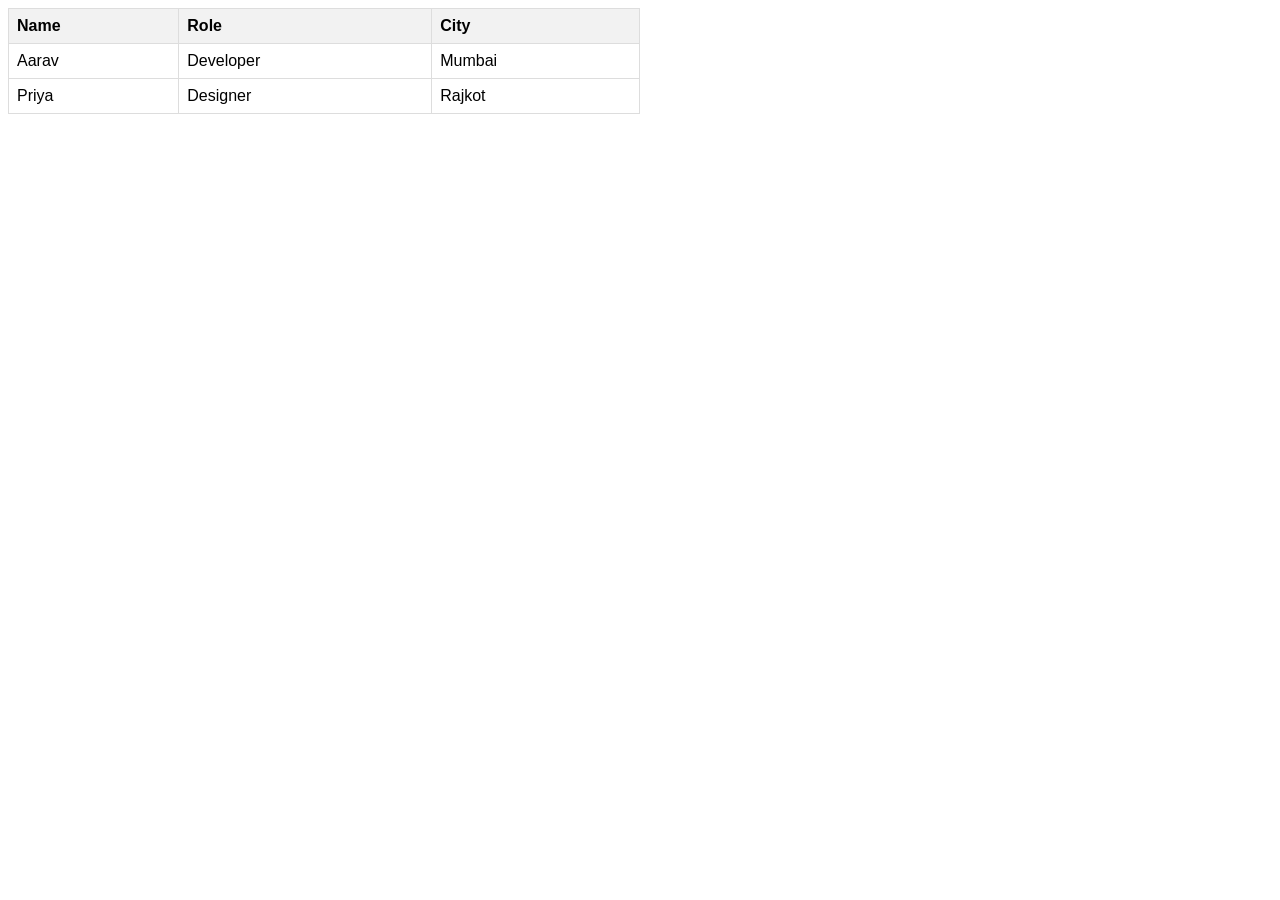
<file: index.html>
<!DOCTYPE html>
<html>
<head>
  <style>
    table {
      border-collapse: collapse;
      width: 50%;
      font-family: Arial, sans-serif;
    }
    th, td {
      border: 1px solid #dddddd;
      text-align: left;
      padding: 8px;
    }
    th {
      background-color: #f2f2f2;
    }
  </style>
</head>
<body>

  <table>
    <tr>
      <th>Name</th>
      <th>Role</th>
      <th>City</th>
    </tr>
    <tr>
      <td>Aarav</td>
      <td>Developer</td>
      <td>Mumbai</td>
    </tr>
    <tr>
      <td>Priya</td>
      <td>Designer</td>
      <td>Rajkot</td>
    </tr>
  </table>

</body>
</html>
</file>
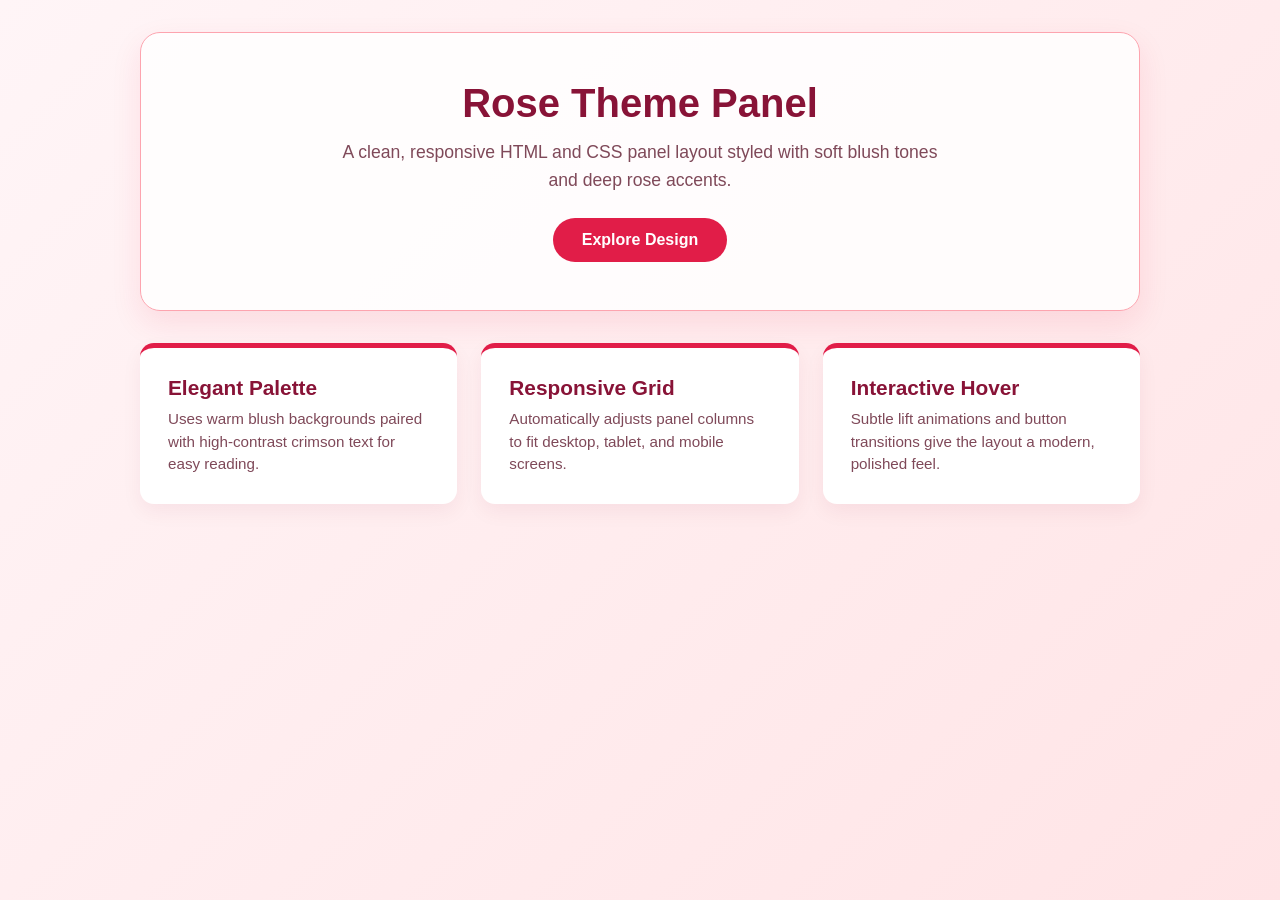
<file: HTML. ROZE PAN.html>
<!DOCTYPE html>
<html lang="en">
<head>
  <meta charset="UTF-8" />
  <meta name="viewport" content="width=device-width, initial-scale=1.0" />
  <title>Rose Pan Design</title>
  <style>
    :root {
      --rose-bg: #fff5f7;
      --rose-light: #ffe4e6;
      --rose-mid: #fda4af;
      --rose-primary: #e11d48;
      --rose-dark: #881337;
      --text-main: #3f1d28;
      --text-muted: #7f4959;
    }

    * {
      box-sizing: border-box;
      margin: 0;
      padding: 0;
      font-family: "Segoe UI", Tahoma, Geneva, Verdana, sans-serif;
    }

    body {
      background: linear-gradient(135deg, var(--rose-bg) 0%, var(--rose-light) 100%);
      color: var(--text-main);
      min-height: 100vh;
      padding: 2rem;
    }

    .container {
      max-width: 1000px;
      margin: 0 auto;
    }

    /* Main Rose Panel */
    .hero-panel {
      background: rgba(255, 255, 255, 0.85);
      border: 1px solid var(--rose-mid);
      border-radius: 20px;
      padding: 3rem 2rem;
      text-align: center;
      box-shadow: 0 12px 30px rgba(225, 29, 72, 0.1);
      margin-bottom: 2rem;
    }

    .hero-panel h1 {
      color: var(--rose-dark);
      font-size: 2.5rem;
      margin-bottom: 0.75rem;
    }

    .hero-panel p {
      color: var(--text-muted);
      font-size: 1.1rem;
      max-width: 600px;
      margin: 0 auto 1.5rem;
      line-height: 1.6;
    }

    .btn-rose {
      display: inline-block;
      background: var(--rose-primary);
      color: #ffffff;
      padding: 0.8rem 1.8rem;
      border-radius: 999px;
      text-decoration: none;
      font-weight: 600;
      transition: background 0.25s ease, transform 0.2s ease;
    }

    .btn-rose:hover {
      background: var(--rose-dark);
      transform: translateY(-2px);
    }

    /* Multi-Panel Grid */
    .panel-grid {
      display: grid;
      grid-template-columns: repeat(auto-fit, minmax(260px, 1fr));
      gap: 1.5rem;
    }

    .card-panel {
      background: #ffffff;
      border-top: 5px solid var(--rose-primary);
      border-radius: 14px;
      padding: 1.75rem;
      box-shadow: 0 8px 20px rgba(136, 19, 55, 0.06);
      transition: transform 0.2s ease;
    }

    .card-panel:hover {
      transform: translateY(-4px);
    }

    .card-panel h2 {
      color: var(--rose-dark);
      font-size: 1.3rem;
      margin-bottom: 0.5rem;
    }

    .card-panel p {
      color: var(--text-muted);
      font-size: 0.95rem;
      line-height: 1.5;
    }
  </style>
</head>
<body>
  <div class="container">
    <section class="hero-panel">
      <h1>Rose Theme Panel</h1>
      <p>
        A clean, responsive HTML and CSS panel layout styled with soft blush tones and deep rose accents.
      </p>
      <a href="#explore" class="btn-rose">Explore Design</a>
    </section>

    <section class="panel-grid" id="explore">
      <div class="card-panel">
        <h2>Elegant Palette</h2>
        <p>Uses warm blush backgrounds paired with high-contrast crimson text for easy reading.</p>
      </div>
      <div class="card-panel">
        <h2>Responsive Grid</h2>
        <p>Automatically adjusts panel columns to fit desktop, tablet, and mobile screens.</p>
      </div>
      <div class="card-panel">
        <h2>Interactive Hover</h2>
        <p>Subtle lift animations and button transitions give the layout a modern, polished feel.</p>
      </div>
    </section>
  </div>
</body>
</html>
</file>
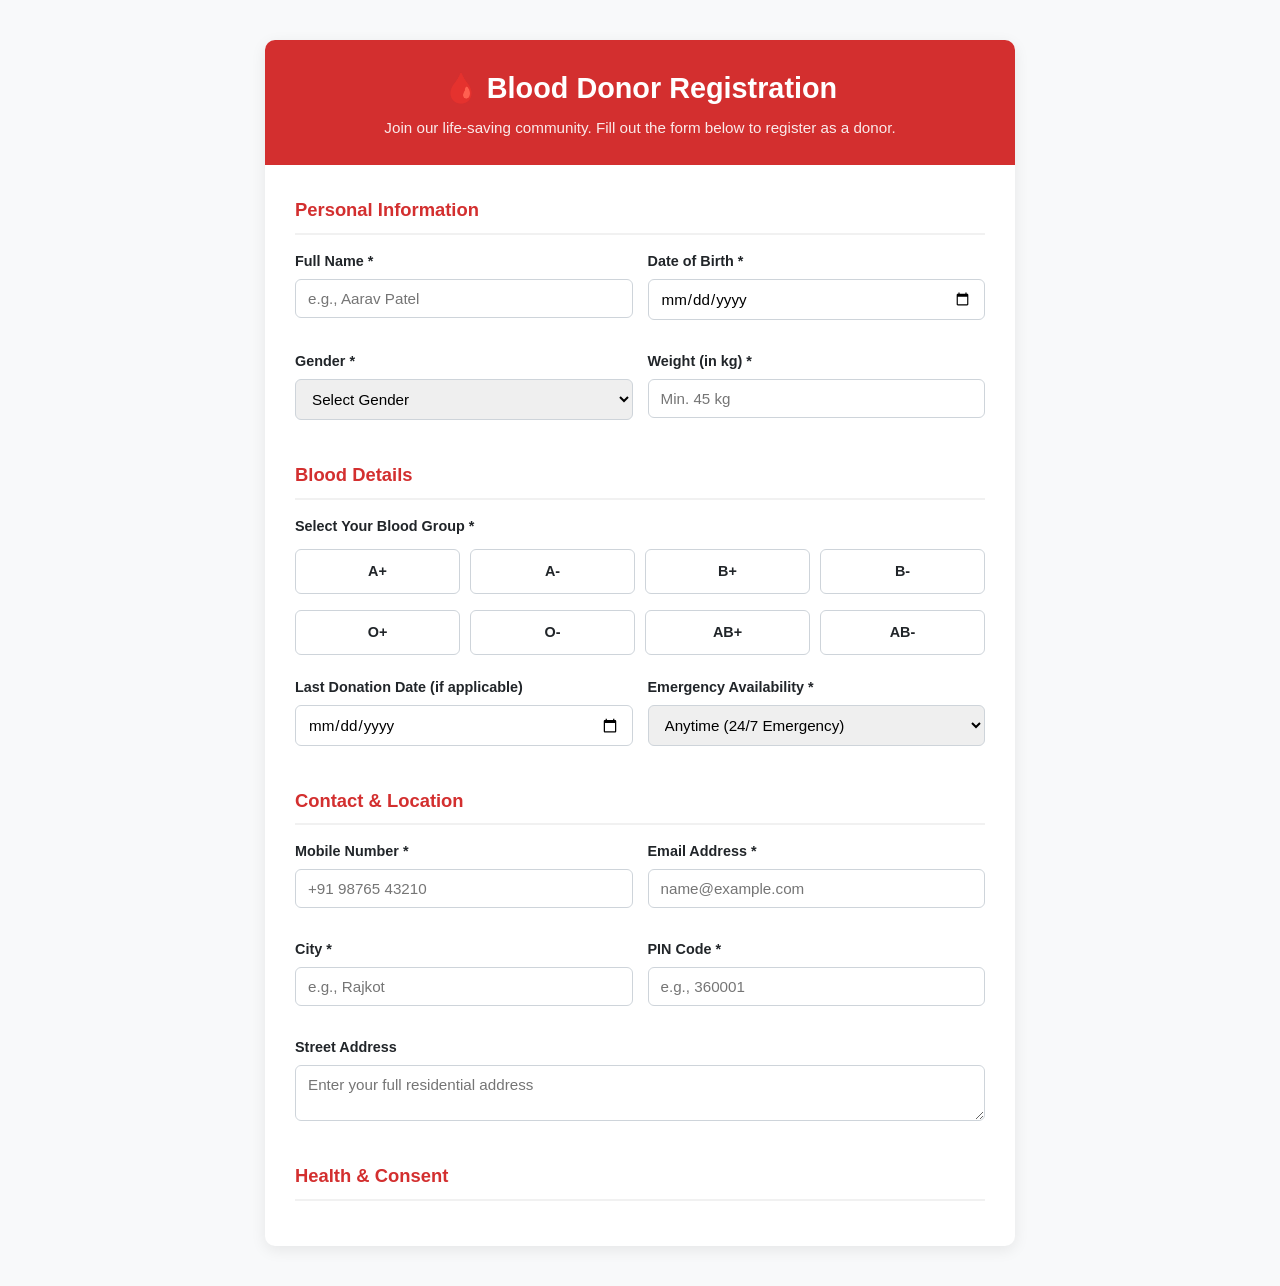
<file: LAB WOREK. 5.html>
<!DOCTYPE html>
<html lang="en">
<head>
    <meta charset="UTF-8">
    <meta name="viewport" content="width=device-width, initial-scale=1.0">
    <title>Blood Bank Donor Registration</title>
    <style>
        :root {
            --primary-red: #d32f2f;
            --primary-hover: #b71c1c;
            --bg-light: #f8f9fa;
            --card-bg: #ffffff;
            --text-dark: #212529;
            --text-muted: #6c757d;
            --border-color: #ced4da;
        }

        * {
            box-sizing: border-box;
            margin: 0;
            padding: 0;
            font-family: 'Segoe UI', Tahoma, Geneva, Verdana, sans-serif;
        }

        body {
            background-color: var(--bg-light);
            color: var(--text-dark);
            line-height: 1.6;
            padding: 20px;
        }

        .container {
            max-width: 750px;
            margin: 20px auto;
            background: var(--card-bg);
            border-radius: 10px;
            box-shadow: 0 4px 15px rgba(0, 0, 0, 0.08);
            overflow: hidden;
        }

        .header {
            background-color: var(--primary-red);
            color: white;
            padding: 25px 30px;
            text-align: center;
        }

        .header h1 {
            font-size: 1.8rem;
            margin-bottom: 5px;
        }

        .header p {
            font-size: 0.95rem;
            opacity: 0.9;
        }

        form {
            padding: 30px;
        }

        .section-title {
            font-size: 1.15rem;
            color: var(--primary-red);
            border-bottom: 2px solid #f1f1f1;
            padding-bottom: 8px;
            margin: 25px 0 15px 0;
        }

        .section-title:first-of-type {
            margin-top: 0;
        }

        .form-grid {
            display: grid;
            grid-template-columns: 1fr 1fr;
            gap: 15px;
        }

        .form-group {
            display: flex;
            flex-direction: column;
            margin-bottom: 15px;
        }

        .form-group.full-width {
            grid-column: 1 / -1;
        }

        label {
            font-weight: 600;
            font-size: 0.9rem;
            margin-bottom: 6px;
        }

        input, select, textarea {
            padding: 10px 12px;
            border: 1px solid var(--border-color);
            border-radius: 6px;
            font-size: 0.95rem;
            transition: border-color 0.2s;
        }

        input:focus, select:focus, textarea:focus {
            outline: none;
            border-color: var(--primary-red);
        }

        .blood-group-grid {
            display: grid;
            grid-template-columns: repeat(4, 1fr);
            gap: 10px;
            margin-top: 5px;
        }

        .blood-option {
            position: relative;
        }

        .blood-option input[type="radio"] {
            position: absolute;
            opacity: 0;
        }

        .blood-option label {
            display: block;
            text-align: center;
            padding: 10px;
            border: 1px solid var(--border-color);
            border-radius: 6px;
            cursor: pointer;
            font-weight: bold;
            transition: all 0.2s;
        }

        .blood-option input[type="radio"]:checked + label {
            background-color: var(--primary-red);
            color: white;
            border-color: var(--primary-red);
        }

        .checkbox-group {
            display: flex;
            align-items: flex-start;
            gap: 10px;
            margin-top: 10px;
        }

        .checkbox-group input[type="checkbox"] {
            margin-top: 4px;
            width: 16px;
            height: 16px;
            accent-color: var(--primary-red);
        }

        .checkbox-group label {
            font-weight: normal;
            font-size: 0.9rem;
            color: var(--text-muted);
        }

        .btn-submit {
            width: 100%;
            background-color: var(--primary-red);
            color: white;
            border: none;
            padding: 14px;
            font-size: 1.05rem;
            font-weight: bold;
            border-radius: 6px;
            cursor: pointer;
            margin-top: 20px;
            transition: background-color 0.2s;
        }

        .btn-submit:hover {
            background-color: var(--primary-hover);
        }

        @media (max-width: 600px) {
            .form-grid {
                grid-template-columns: 1fr;
            }
            .blood-group-grid {
                grid-template-columns: repeat(2, 1fr);
            }
        }
    </style>
</head>
<body>

<div class="container">
    <div class="header">
        <h1>🩸 Blood Donor Registration</h1>
        <p>Join our life-saving community. Fill out the form below to register as a donor.</p>
    </div>

    <form action="#" method="POST">
        <!-- Personal Information -->
        <h2 class="section-title">Personal Information</h2>
        <div class="form-grid">
            <div class="form-group">
                <label for="fullName">Full Name *</label>
                <input type="text" id="fullName" name="fullName" placeholder="e.g., Aarav Patel" required>
            </div>

            <div class="form-group">
                <label for="dob">Date of Birth *</label>
                <input type="date" id="dob" name="dob" required>
            </div>

            <div class="form-group">
                <label for="gender">Gender *</label>
                <select id="gender" name="gender" required>
                    <option value="">Select Gender</option>
                    <option value="male">Male</option>
                    <option value="female">Female</option>
                    <option value="other">Other</option>
                </select>
            </div>

            <div class="form-group">
                <label for="weight">Weight (in kg) *</label>
                <input type="number" id="weight" name="weight" min="45" placeholder="Min. 45 kg" required>
            </div>
        </div>

        <!-- Blood Group Selection -->
        <h2 class="section-title">Blood Details</h2>
        <div class="form-group">
            <label>Select Your Blood Group *</label>
            <div class="blood-group-grid">
                <div class="blood-option">
                    <input type="radio" id="aPos" name="bloodGroup" value="A+" required>
                    <label for="aPos">A+</label>
                </div>
                <div class="blood-option">
                    <input type="radio" id="aNeg" name="bloodGroup" value="A-">
                    <label for="aNeg">A-</label>
                </div>
                <div class="blood-option">
                    <input type="radio" id="bPos" name="bloodGroup" value="B+">
                    <label for="bPos">B+</label>
                </div>
                <div class="blood-option">
                    <input type="radio" id="bNeg" name="bloodGroup" value="B-">
                    <label for="bNeg">B-</label>
                </div>
                <div class="blood-option">
                    <input type="radio" id="oPos" name="bloodGroup" value="O+">
                    <label for="oPos">O+</label>
                </div>
                <div class="blood-option">
                    <input type="radio" id="oNeg" name="bloodGroup" value="O-">
                    <label for="oNeg">O-</label>
                </div>
                <div class="blood-option">
                    <input type="radio" id="abPos" name="bloodGroup" value="AB+">
                    <label for="abPos">AB+</label>
                </div>
                <div class="blood-option">
                    <input type="radio" id="abNeg" name="bloodGroup" value="AB-">
                    <label for="abNeg">AB-</label>
                </div>
            </div>
        </div>

        <div class="form-grid">
            <div class="form-group">
                <label for="lastDonation">Last Donation Date (if applicable)</label>
                <input type="date" id="lastDonation" name="lastDonation">
            </div>
            <div class="form-group">
                <label for="availability">Emergency Availability *</label>
                <select id="availability" name="availability" required>
                    <option value="anytime">Anytime (24/7 Emergency)</option>
                    <option value="weekends">Weekends Only</option>
                    <option value="scheduled">Scheduled Drives Only</option>
                </select>
            </div>
        </div>

        <!-- Contact Details -->
        <h2 class="section-title">Contact & Location</h2>
        <div class="form-grid">
            <div class="form-group">
                <label for="phone">Mobile Number *</label>
                <input type="tel" id="phone" name="phone" placeholder="+91 98765 43210" required>
            </div>

            <div class="form-group">
                <label for="email">Email Address *</label>
                <input type="email" id="email" name="email" placeholder="name@example.com" required>
            </div>

            <div class="form-group">
                <label for="city">City *</label>
                <input type="text" id="city" name="city" placeholder="e.g., Rajkot" required>
            </div>

            <div class="form-group">
                <label for="pincode">PIN Code *</label>
                <input type="text" id="pincode" name="pincode" placeholder="e.g., 360001" required>
            </div>

            <div class="form-group full-width">
                <label for="address">Street Address</label>
                <textarea id="address" name="address" rows="2" placeholder="Enter your full residential address"></textarea>
            </div>
        </div>

        <!-- Health Declaration -->
        <h2 class="section-title">Health & Consent</h2>
</file>
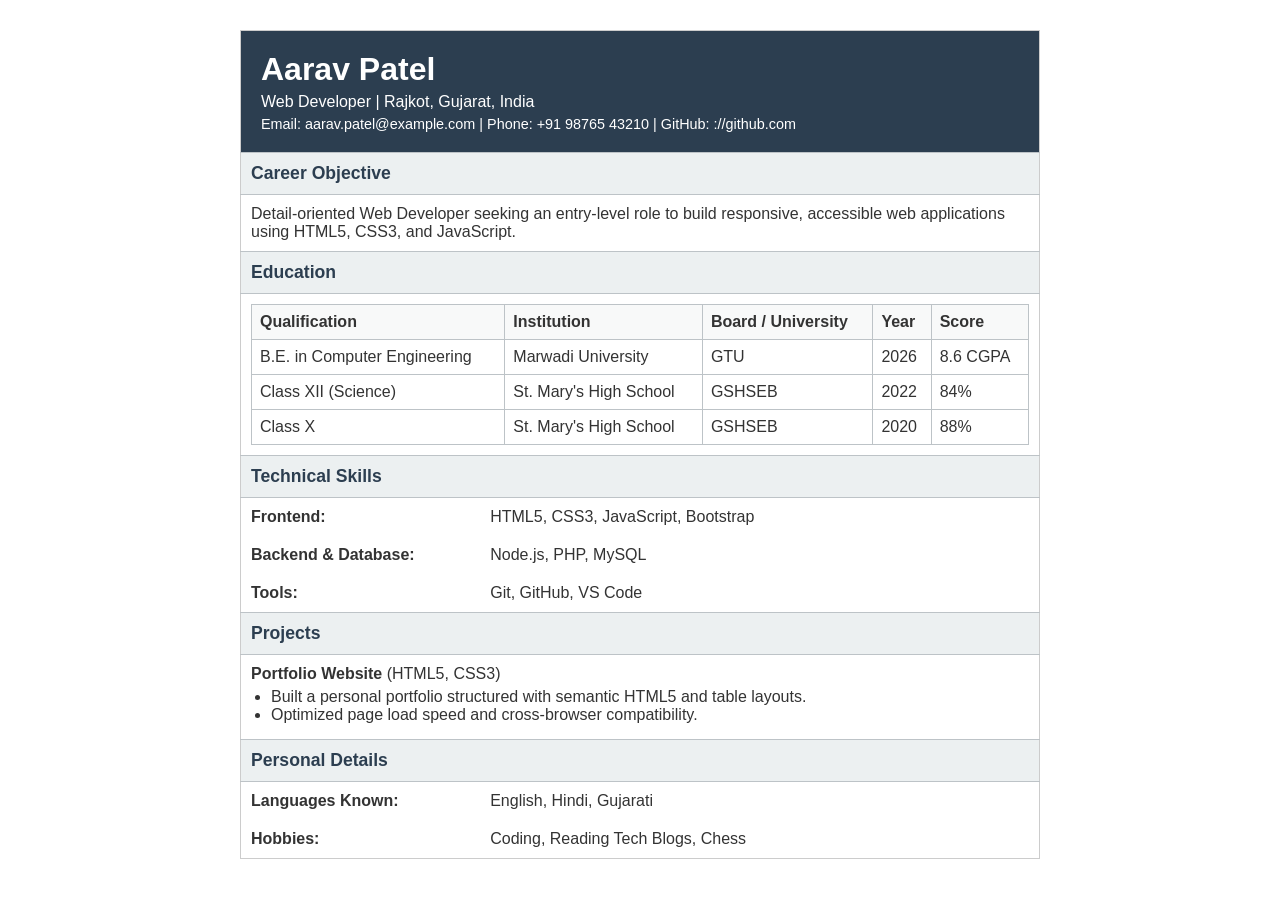
<file: LAB WOREK.4.html>
<!DOCTYPE html>
<html lang="en">
<head>
    <meta charset="UTF-8">
    <meta name="viewport" content="width=device-width, initial-scale=1.0">
    <title>Resume - Aarav Patel</title>
    <style>
        body {
            font-family: Arial, sans-serif;
            margin: 30px;
            color: #333;
        }
        table {
            width: 800px;
            margin: auto;
            border-collapse: collapse;
        }
        th, td {
            padding: 10px;
            text-align: left;
            vertical-align: top;
        }
        .main-table {
            border: 1px solid #ccc;
        }
        .header-cell {
            background-color: #2c3e50;
            color: #ffffff;
            padding: 20px;
        }
        .section-title {
            background-color: #ecf0f1;
            font-weight: bold;
            font-size: 1.1em;
            color: #2c3e50;
            border-top: 1px solid #bdc3c7;
            border-bottom: 1px solid #bdc3c7;
        }
        .edu-table {
            width: 100%;
            border: 1px solid #bdc3c7;
        }
        .edu-table th, .edu-table td {
            border: 1px solid #bdc3c7;
            padding: 8px;
        }
        .edu-table th {
            background-color: #f8f9f9;
        }
        ul {
            margin: 5px 0;
            padding-left: 20px;
        }
    </style>
</head>
<body>

    <table class="main-table">
        <!-- Header Section -->
        <tr>
            <td colspan="2" class="header-cell">
                <h1 style="margin: 0;">Aarav Patel</h1>
                <p style="margin: 5px 0 0 0;">Web Developer | Rajkot, Gujarat, India</p>
                <p style="margin: 5px 0 0 0; font-size: 0.9em;">
                    Email: aarav.patel@example.com | Phone: +91 98765 43210 | GitHub: ://github.com
                </p>
            </td>
        </tr>

        <!-- Career Objective -->
        <tr>
            <td colspan="2" class="section-title">Career Objective</td>
        </tr>
        <tr>
            <td colspan="2">
                Detail-oriented Web Developer seeking an entry-level role to build responsive, accessible web applications using HTML5, CSS3, and JavaScript.
            </td>
        </tr>

        <!-- Education Section (Nested Table) -->
        <tr>
            <td colspan="2" class="section-title">Education</td>
        </tr>
        <tr>
            <td colspan="2">
                <table class="edu-table">
                    <thead>
                        <tr>
                            <th>Qualification</th>
                            <th>Institution</th>
                            <th>Board / University</th>
                            <th>Year</th>
                            <th>Score</th>
                        </tr>
                    </thead>
                    <tbody>
                        <tr>
                            <td>B.E. in Computer Engineering</td>
                            <td>Marwadi University</td>
                            <td>GTU</td>
                            <td>2026</td>
                            <td>8.6 CGPA</td>
                        </tr>
                        <tr>
                            <td>Class XII (Science)</td>
                            <td>St. Mary's High School</td>
                            <td>GSHSEB</td>
                            <td>2022</td>
                            <td>84%</td>
                        </tr>
                        <tr>
                            <td>Class X</td>
                            <td>St. Mary's High School</td>
                            <td>GSHSEB</td>
                            <td>2020</td>
                            <td>88%</td>
                        </tr>
                    </tbody>
                </table>
            </td>
        </tr>

        <!-- Technical Skills -->
        <tr>
            <td colspan="2" class="section-title">Technical Skills</td>
        </tr>
        <tr>
            <td width="30%"><strong>Frontend:</strong></td>
            <td>HTML5, CSS3, JavaScript, Bootstrap</td>
        </tr>
        <tr>
            <td><strong>Backend & Database:</strong></td>
            <td>Node.js, PHP, MySQL</td>
        </tr>
        <tr>
            <td><strong>Tools:</strong></td>
            <td>Git, GitHub, VS Code</td>
        </tr>

        <!-- Projects -->
        <tr>
            <td colspan="2" class="section-title">Projects</td>
        </tr>
        <tr>
            <td colspan="2">
                <strong>Portfolio Website</strong> (HTML5, CSS3)
                <ul>
                    <li>Built a personal portfolio structured with semantic HTML5 and table layouts.</li>
                    <li>Optimized page load speed and cross-browser compatibility.</li>
                </ul>
            </td>
        </tr>

        <!-- Personal Details -->
        <tr>
            <td colspan="2" class="section-title">Personal Details</td>
        </tr>
        <tr>
            <td><strong>Languages Known:</strong></td>
            <td>English, Hindi, Gujarati</td>
        </tr>
        <tr>
            <td><strong>Hobbies:</strong></td>
            <td>Coding, Reading Tech Blogs, Chess</td>
        </tr>
    </table>

</body>
</html>
</file>
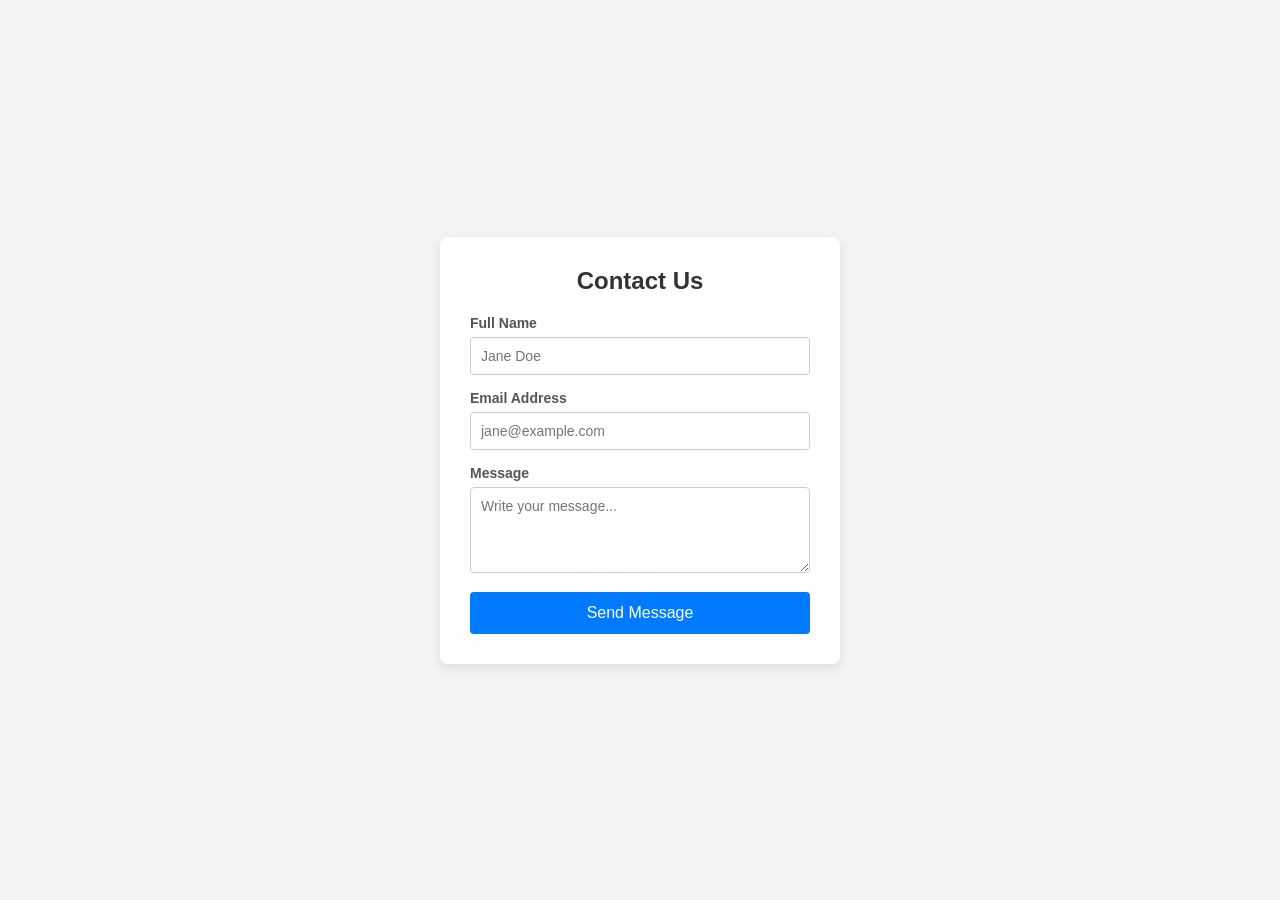
<file: LAB WOREK.7.html>
<!DOCTYPE html>
<html lang="en">
<head>
  <meta charset="UTF-8">
  <meta name="viewport" content="width=device-width, initial-scale=1.0">
  <title>Contact Form</title>
  <style>
    * {
      box-sizing: border-box;
      margin: 0;
      padding: 0;
      font-family: Arial, Helvetica, sans-serif;
    }

    body {
      background-color: #f4f4f4;
      display: flex;
      justify-content: center;
      align-items: center;
      min-height: 100vh;
      padding: 20px;
    }

    .form-container {
      background-color: #ffffff;
      padding: 30px;
      border-radius: 8px;
      box-shadow: 0 4px 12px rgba(0, 0, 0, 0.1);
      width: 100%;
      max-width: 400px;
    }

    .form-container h2 {
      margin-bottom: 20px;
      color: #333333;
      text-align: center;
    }

    .form-group {
      margin-bottom: 15px;
    }

    .form-group label {
      display: block;
      margin-bottom: 6px;
      font-weight: bold;
      color: #555555;
      font-size: 14px;
    }

    .form-group input,
    .form-group textarea {
      width: 100%;
      padding: 10px;
      border: 1px solid #cccccc;
      border-radius: 4px;
      font-size: 14px;
    }

    .form-group input:focus,
    .form-group textarea:focus {
      outline: none;
      border-color: #007bff;
    }

    button {
      width: 100%;
      padding: 12px;
      background-color: #007bff;
      color: #ffffff;
      border: none;
      border-radius: 4px;
      font-size: 16px;
      cursor: pointer;
      transition: background-color 0.2s ease;
    }

    button:hover {
      background-color: #0056b3;
    }
  </style>
</head>
<body>

  <div class="form-container">
    <h2>Contact Us</h2>
    <form action="#" method="POST">
      <div class="form-group">
        <label for="name">Full Name</label>
        <input type="text" id="name" name="name" placeholder="Jane Doe" required>
      </div>

      <div class="form-group">
        <label for="email">Email Address</label>
        <input type="email" id="email" name="email" placeholder="jane@example.com" required>
      </div>

      <div class="form-group">
        <label for="message">Message</label>
        <textarea id="message" name="message" rows="4" placeholder="Write your message..." required></textarea>
      </div>

      <button type="submit">Send Message</button>
    </form>
  </div>

</body>
</html>
</file>
